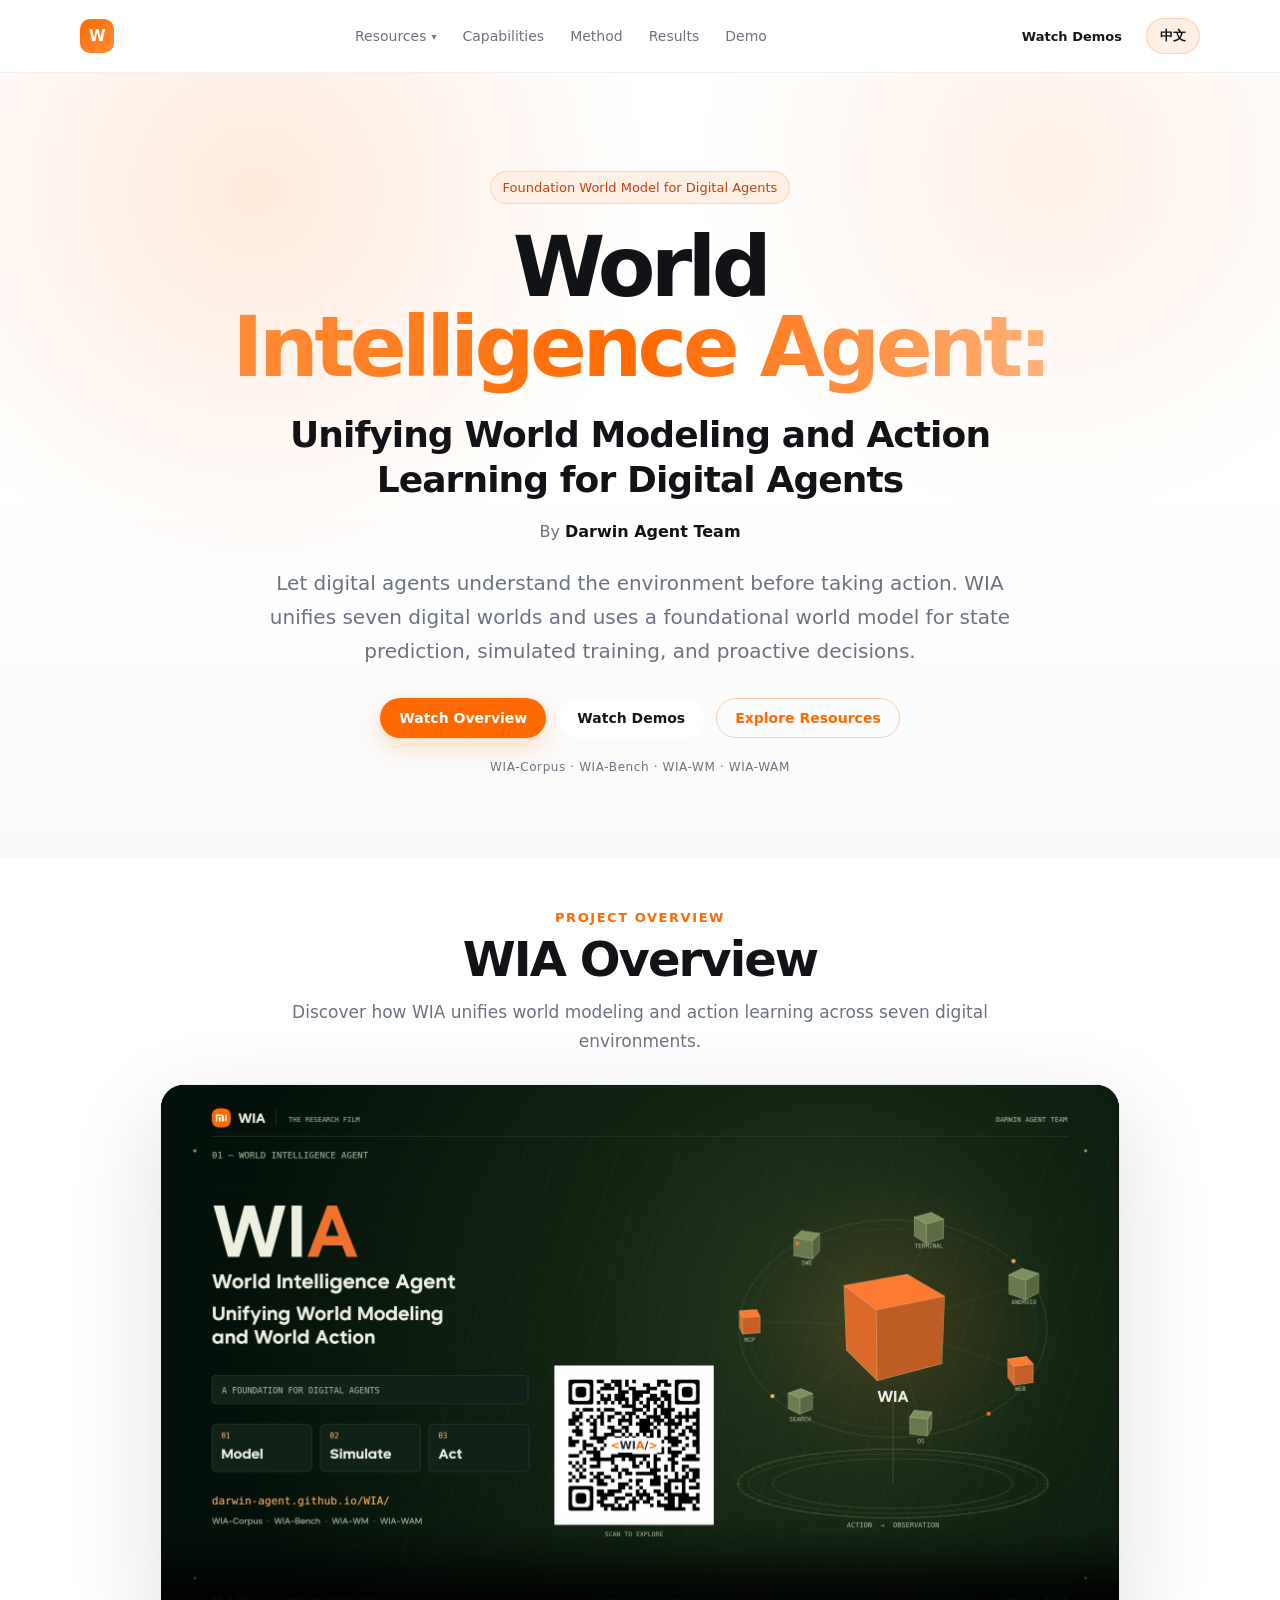
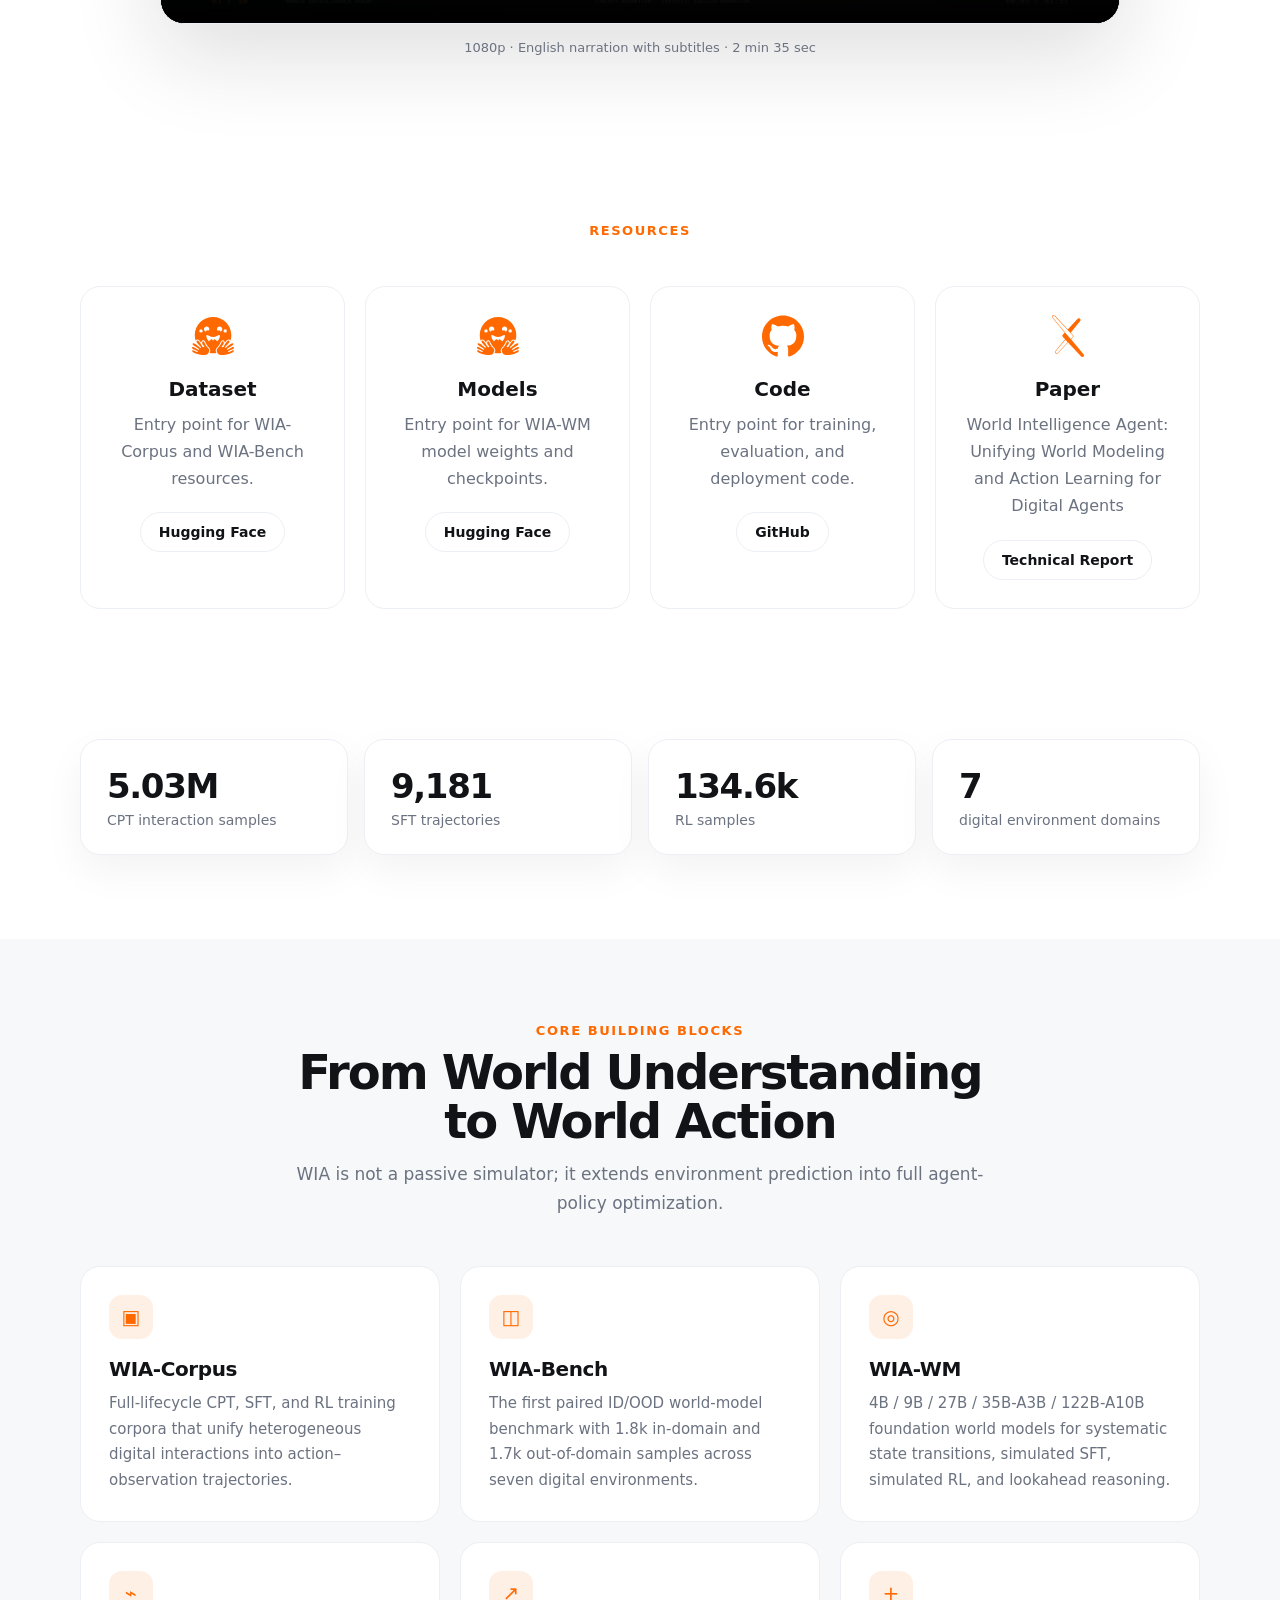
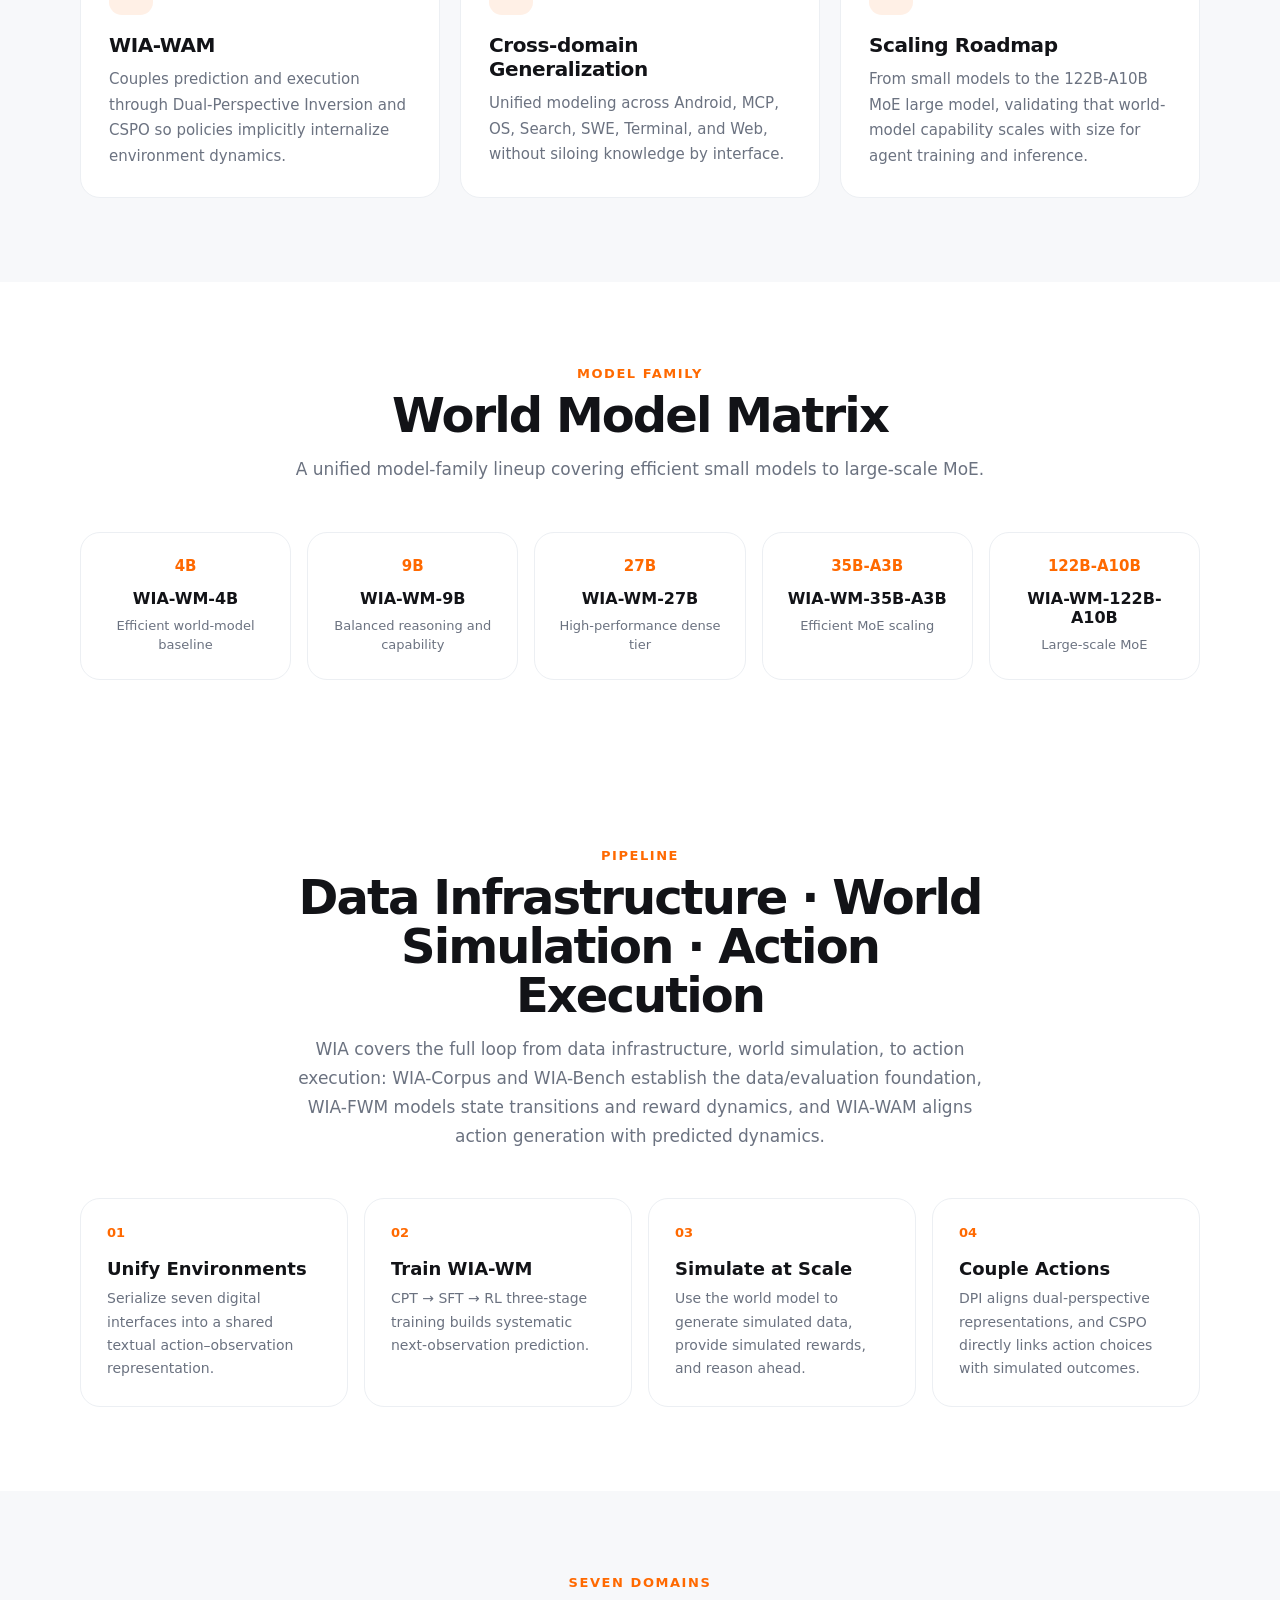
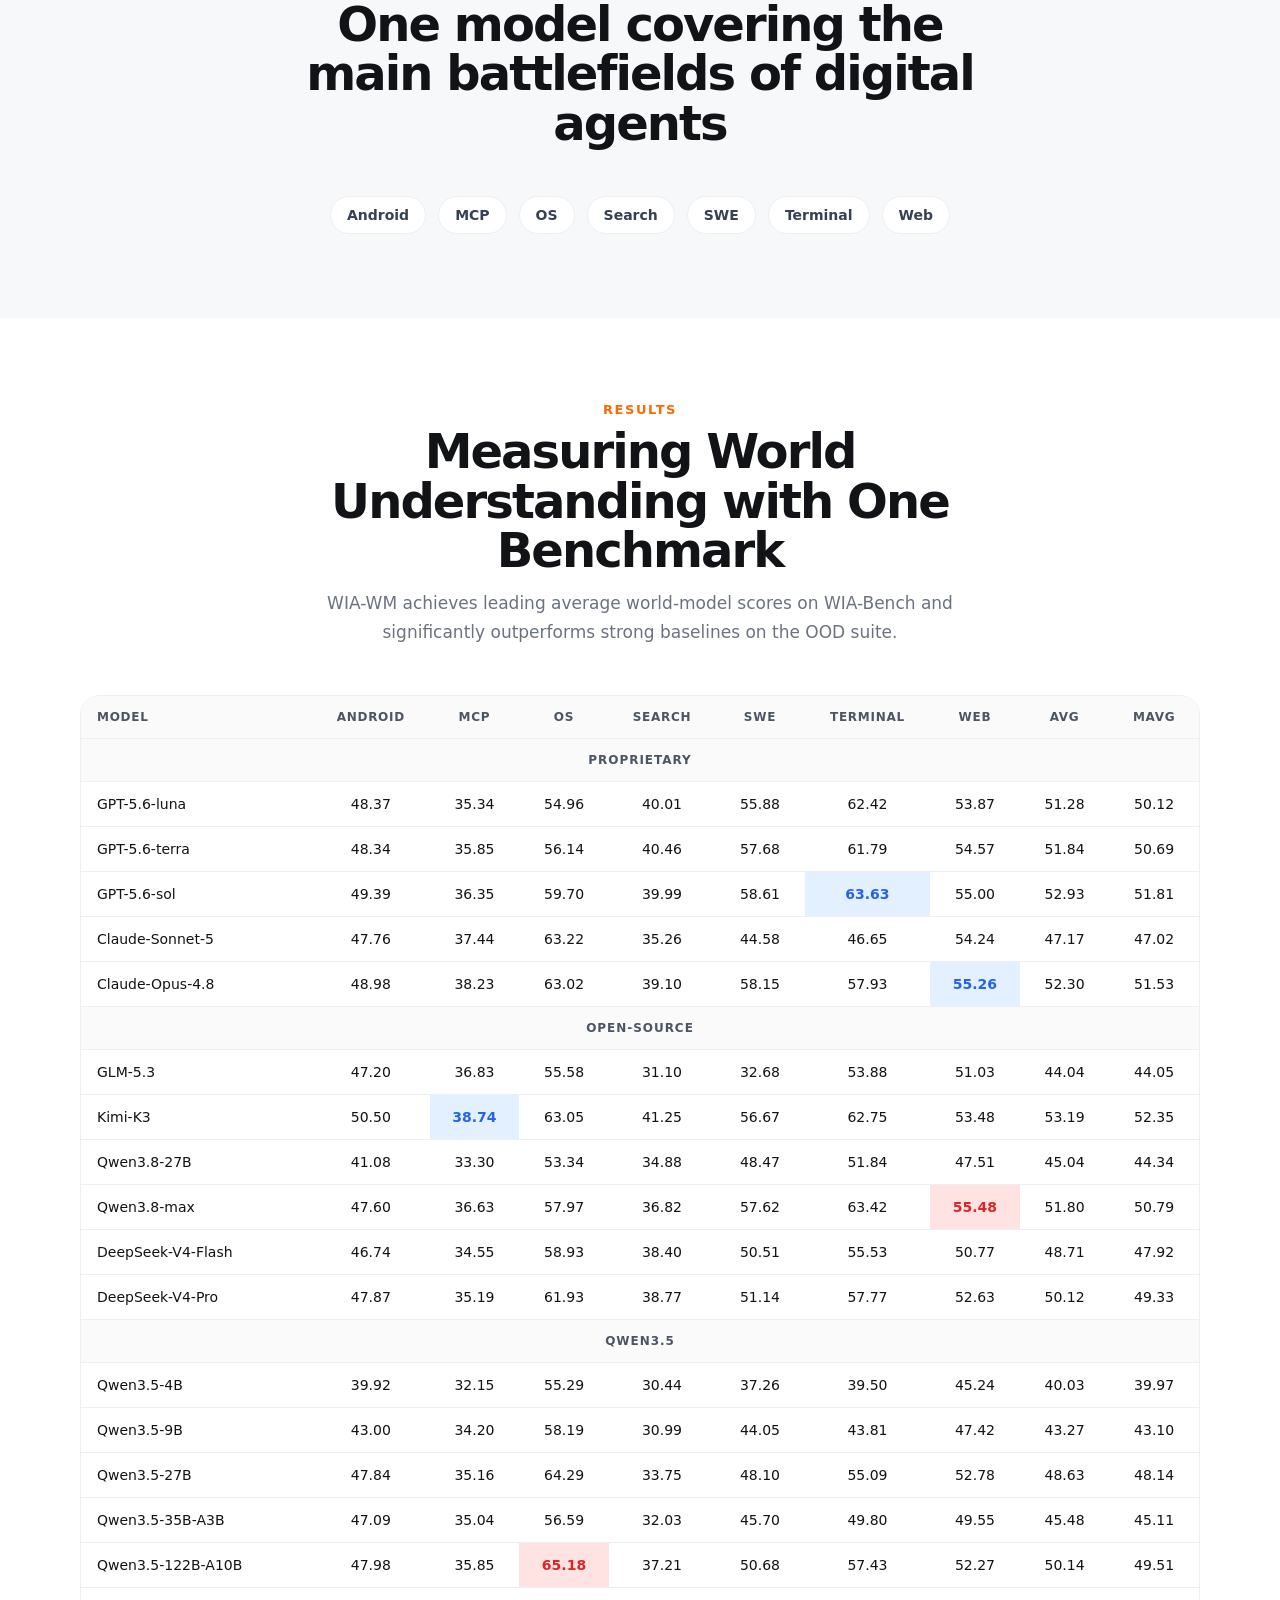
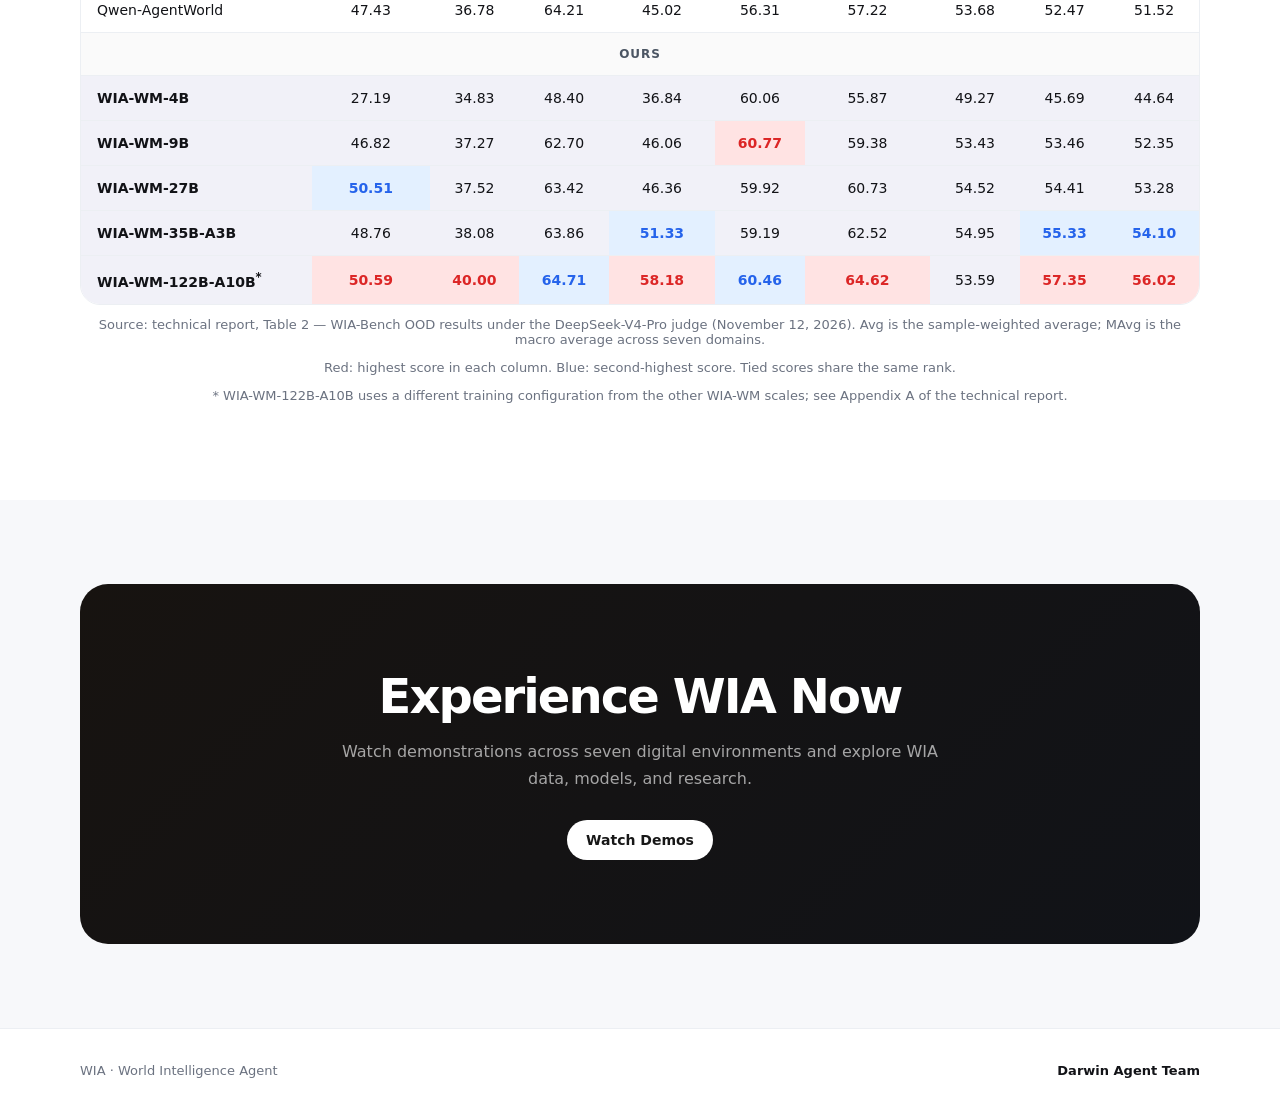
<file: index.html>
<!doctype html>
<html lang="en" data-i18n-title-key="index.title">
<head>
  <meta charset="utf-8" />
  <meta name="viewport" content="width=device-width, initial-scale=1" />
  <meta http-equiv="Content-Security-Policy" content="default-src 'self'; script-src 'self'; style-src 'self' 'unsafe-inline'; img-src 'self' data:; media-src 'self'; connect-src 'none'; object-src 'none'; base-uri 'self'; form-action 'none'" />
  <meta name="referrer" content="no-referrer" />
  <meta name="author" content="Darwin Agent Team" />
  <title>World Intelligence Agent: Unifying World Modeling and Action Learning for Digital Agents</title>
  <meta name="description" data-i18n-content="index.meta_description" content="World Intelligence Agent: Unifying World Modeling and Action Learning for Digital Agents. WIA unifies seven digital environments, connecting world modeling with action learning." />
  <link rel="stylesheet" href="styles.css" />
</head>
<body>
  <nav class="nav">
    <div class="wrap nav-inner">
      <a class="brand" href="index.html">
        <span class="brand-mark">W</span>
      </a>
      <div class="nav-links">
        <div class="nav-dropdown">
          <button class="nav-dropdown-trigger" type="button">Resources</button>
          <div class="nav-dropdown-menu">
            <a href="https://huggingface.co/collections/darwinagent/wia-datasets" target="_blank" rel="noopener noreferrer">Data</a>
            <a href="https://github.com/Darwin-Agent/WIA" target="_blank" rel="noopener noreferrer">Code</a>
            <a href="https://www.alphaxiv.org/abs/2611.world-intelligence-agent-world-modeling" target="_blank" rel="noopener noreferrer">Paper</a>
          </div>
        </div>
        <a href="#features">Capabilities</a>
        <a href="#method">Method</a>
        <a href="#results">Results</a>
        <a href="demos.html">Demo</a>
      </div>
      <div class="nav-actions">
        <a class="btn btn-light btn-sm" href="demos.html" data-i18n="nav.view_demos">Watch Demos</a>
        <button type="button" class="lang-switch btn btn-outline-light btn-sm" data-i18n-aria-label="common.switch_language">中文</button>
      </div>
    </div>
  </nav>

  <header class="hero">
    <div class="wrap hero-inner">
      <div class="eyebrow">Foundation World Model for Digital Agents</div>
      <h1 data-i18n-html="index.hero.title">World<br /> <span class="grad">Intelligence Agent:</span> <span class="hero-paper-subtitle">Unifying World Modeling and Action Learning for Digital Agents</span></h1>
      <p class="hero-authors"><span data-i18n="common.authored_by">By</span> <a class="team-link" href="https://github.com/Darwin-Agent" target="_blank" rel="noopener noreferrer" lang="en" data-i18n-skip>Darwin Agent Team</a></p>
      <p class="hero-subtitle">Let digital agents understand the environment before taking action. WIA unifies seven digital worlds and uses a foundational world model for state prediction, simulated training, and proactive decisions.</p>
      <div class="hero-actions">
        <a class="btn btn-primary" href="#overview" data-i18n="index.promo.watch">Watch Overview</a>
        <a class="btn btn-light" href="demos.html" data-i18n="nav.view_demos">Watch Demos</a>
        <a class="btn btn-outline-light" href="#resources" data-i18n="index.hero.explore">Explore Resources</a>
      </div>
      <div class="hero-note">WIA-Corpus · WIA-Bench · WIA-WM · WIA-WAM</div>
    </div>
  </header>

  <section class="section promo-section" id="overview" aria-labelledby="promoTitle">
    <div class="wrap promo-wrap">
      <div class="section-head">
        <div class="kicker" data-i18n="index.promo.kicker">Project Overview</div>
        <h2 id="promoTitle" data-i18n="index.promo.title">WIA Overview</h2>
        <p data-i18n="index.promo.desc">Discover how WIA unifies world modeling and action learning across seven digital environments.</p>
      </div>
      <div class="video-frame">
        <video id="promoVideo" controls playsinline preload="metadata" poster="demos/WIA_cover_1920x1080.png" aria-labelledby="promoTitle">
          <source src="demos/WIA_promo_1080p.mp4" type="video/mp4" />
          <p><span data-i18n="index.promo.fallback">Your browser does not support embedded video.</span> <a href="demos/WIA_promo_1080p.mp4" download data-i18n="index.promo.download">Download the overview video</a></p>
        </video>
      </div>
      <p class="promo-note" data-i18n="index.promo.note">1080p · English narration with subtitles · 2 min 35 sec</p>
    </div>
  </section>

<section class="section" id="resources">
    <div class="wrap">
      <div class="section-head">
        <div class="kicker">Resources</div>
      </div>
      <div class="resource-grid">
        <article class="resource-card">
          <svg class="resource-icon" viewBox="0 0 24 24" aria-hidden="true"><path fill="currentColor" d="M12.025 1.13c-5.77 0-10.449 4.647-10.449 10.378 0 1.112.178 2.181.503 3.185.064-.222.203-.444.416-.577a.96.96 0 0 1 .524-.15c.293 0 .584.124.84.284.278.173.48.408.71.694.226.282.458.611.684.951v-.014c.017-.324.106-.622.264-.874s.403-.487.762-.543c.3-.047.596.06.787.203s.31.313.4.467c.15.257.212.468.233.542.01.026.653 1.552 1.657 2.54.616.605 1.01 1.223 1.082 1.912.055.537-.096 1.059-.38 1.572.637.121 1.294.187 1.967.187.657 0 1.298-.063 1.921-.178-.287-.517-.44-1.041-.384-1.581.07-.69.465-1.307 1.081-1.913 1.004-.987 1.647-2.513 1.657-2.539.021-.074.083-.285.233-.542.09-.154.208-.323.4-.467a1.08 1.08 0 0 1 .787-.203c.359.056.604.29.762.543s.247.55.265.874v.015c.225-.34.457-.67.683-.952.23-.286.432-.52.71-.694.257-.16.547-.284.84-.285a.97.97 0 0 1 .524.151c.228.143.373.388.43.625l.006.04a10.3 10.3 0 0 0 .534-3.273c0-5.731-4.678-10.378-10.449-10.378M8.327 6.583a1.5 1.5 0 0 1 .713.174 1.487 1.487 0 0 1 .617 2.013c-.183.343-.762-.214-1.102-.094-.38.134-.532.914-.917.71a1.487 1.487 0 0 1 .69-2.803m7.486 0a1.487 1.487 0 0 1 .689 2.803c-.385.204-.536-.576-.916-.71-.34-.12-.92.437-1.103.094a1.487 1.487 0 0 1 .617-2.013 1.5 1.5 0 0 1 .713-.174m-10.68 1.55a.96.96 0 1 1 0 1.921.96.96 0 0 1 0-1.92m13.838 0a.96.96 0 1 1 0 1.92.96.96 0 0 1 0-1.92M8.489 11.458c.588.01 1.965 1.157 3.572 1.164 1.607-.007 2.984-1.155 3.572-1.164.196-.003.305.12.305.454 0 .886-.424 2.328-1.563 3.202-.22-.756-1.396-1.366-1.63-1.32q-.011.001-.02.006l-.044.026-.01.008-.03.024q-.018.017-.035.036l-.032.04a1 1 0 0 0-.058.09l-.014.025q-.049.088-.11.19a1 1 0 0 1-.083.116 1.2 1.2 0 0 1-.173.18q-.035.029-.075.058a1.3 1.3 0 0 1-.251-.243 1 1 0 0 1-.076-.107c-.124-.193-.177-.363-.337-.444-.034-.016-.104-.008-.2.022q-.094.03-.216.087-.06.028-.125.063l-.13.074q-.067.04-.136.086a3 3 0 0 0-.135.096 3 3 0 0 0-.26.219 2 2 0 0 0-.12.121 2 2 0 0 0-.106.128l-.002.002a2 2 0 0 0-.09.132l-.001.001a1.2 1.2 0 0 0-.105.212q-.013.036-.024.073c-1.139-.875-1.563-2.317-1.563-3.203 0-.334.109-.457.305-.454m.836 10.354c.824-1.19.766-2.082-.365-3.194-1.13-1.112-1.789-2.738-1.789-2.738s-.246-.945-.806-.858-.97 1.499.202 2.362c1.173.864-.233 1.45-.685.64-.45-.812-1.683-2.896-2.322-3.295s-1.089-.175-.938.647 2.822 2.813 2.562 3.244-1.176-.506-1.176-.506-2.866-2.567-3.49-1.898.473 1.23 2.037 2.16c1.564.932 1.686 1.178 1.464 1.53s-3.675-2.511-4-1.297c-.323 1.214 3.524 1.567 3.287 2.405-.238.839-2.71-1.587-3.216-.642-.506.946 3.49 2.056 3.522 2.064 1.29.33 4.568 1.028 5.713-.624m5.349 0c-.824-1.19-.766-2.082.365-3.194 1.13-1.112 1.789-2.738 1.789-2.738s.246-.945.806-.858.97 1.499-.202 2.362c-1.173.864.233 1.45.685.64.451-.812 1.683-2.896 2.322-3.295s1.089-.175.938.647-2.822 2.813-2.562 3.244 1.176-.506 1.176-.506 2.866-2.567 3.49-1.898-.473 1.23-2.037 2.16c-1.564.932-1.686 1.178-1.464 1.53s3.675-2.511 4-1.297c.323 1.214-3.524 1.567-3.287 2.405.238.839 2.71-1.587 3.216-.642.506.946-3.49 2.056-3.522 2.064-1.29.33-4.568 1.028-5.713-.624"/></svg>
          <h3>Dataset</h3>
          <p>Entry point for WIA-Corpus and WIA-Bench resources.</p>
          <a class="btn btn-ghost" href="https://huggingface.co/collections/darwinagent/wia-datasets" target="_blank" rel="noopener noreferrer">Hugging Face</a>
        </article>
        <article class="resource-card">
          <svg class="resource-icon" viewBox="0 0 24 24" aria-hidden="true"><path fill="currentColor" d="M12.025 1.13c-5.77 0-10.449 4.647-10.449 10.378 0 1.112.178 2.181.503 3.185.064-.222.203-.444.416-.577a.96.96 0 0 1 .524-.15c.293 0 .584.124.84.284.278.173.48.408.71.694.226.282.458.611.684.951v-.014c.017-.324.106-.622.264-.874s.403-.487.762-.543c.3-.047.596.06.787.203s.31.313.4.467c.15.257.212.468.233.542.01.026.653 1.552 1.657 2.54.616.605 1.01 1.223 1.082 1.912.055.537-.096 1.059-.38 1.572.637.121 1.294.187 1.967.187.657 0 1.298-.063 1.921-.178-.287-.517-.44-1.041-.384-1.581.07-.69.465-1.307 1.081-1.913 1.004-.987 1.647-2.513 1.657-2.539.021-.074.083-.285.233-.542.09-.154.208-.323.4-.467a1.08 1.08 0 0 1 .787-.203c.359.056.604.29.762.543s.247.55.265.874v.015c.225-.34.457-.67.683-.952.23-.286.432-.52.71-.694.257-.16.547-.284.84-.285a.97.97 0 0 1 .524.151c.228.143.373.388.43.625l.006.04a10.3 10.3 0 0 0 .534-3.273c0-5.731-4.678-10.378-10.449-10.378M8.327 6.583a1.5 1.5 0 0 1 .713.174 1.487 1.487 0 0 1 .617 2.013c-.183.343-.762-.214-1.102-.094-.38.134-.532.914-.917.71a1.487 1.487 0 0 1 .69-2.803m7.486 0a1.487 1.487 0 0 1 .689 2.803c-.385.204-.536-.576-.916-.71-.34-.12-.92.437-1.103.094a1.487 1.487 0 0 1 .617-2.013 1.5 1.5 0 0 1 .713-.174m-10.68 1.55a.96.96 0 1 1 0 1.921.96.96 0 0 1 0-1.92m13.838 0a.96.96 0 1 1 0 1.92.96.96 0 0 1 0-1.92M8.489 11.458c.588.01 1.965 1.157 3.572 1.164 1.607-.007 2.984-1.155 3.572-1.164.196-.003.305.12.305.454 0 .886-.424 2.328-1.563 3.202-.22-.756-1.396-1.366-1.63-1.32q-.011.001-.02.006l-.044.026-.01.008-.03.024q-.018.017-.035.036l-.032.04a1 1 0 0 0-.058.09l-.014.025q-.049.088-.11.19a1 1 0 0 1-.083.116 1.2 1.2 0 0 1-.173.18q-.035.029-.075.058a1.3 1.3 0 0 1-.251-.243 1 1 0 0 1-.076-.107c-.124-.193-.177-.363-.337-.444-.034-.016-.104-.008-.2.022q-.094.03-.216.087-.06.028-.125.063l-.13.074q-.067.04-.136.086a3 3 0 0 0-.135.096 3 3 0 0 0-.26.219 2 2 0 0 0-.12.121 2 2 0 0 0-.106.128l-.002.002a2 2 0 0 0-.09.132l-.001.001a1.2 1.2 0 0 0-.105.212q-.013.036-.024.073c-1.139-.875-1.563-2.317-1.563-3.203 0-.334.109-.457.305-.454m.836 10.354c.824-1.19.766-2.082-.365-3.194-1.13-1.112-1.789-2.738-1.789-2.738s-.246-.945-.806-.858-.97 1.499.202 2.362c1.173.864-.233 1.45-.685.64-.45-.812-1.683-2.896-2.322-3.295s-1.089-.175-.938.647 2.822 2.813 2.562 3.244-1.176-.506-1.176-.506-2.866-2.567-3.49-1.898.473 1.23 2.037 2.16c1.564.932 1.686 1.178 1.464 1.53s-3.675-2.511-4-1.297c-.323 1.214 3.524 1.567 3.287 2.405-.238.839-2.71-1.587-3.216-.642-.506.946 3.49 2.056 3.522 2.064 1.29.33 4.568 1.028 5.713-.624m5.349 0c-.824-1.19-.766-2.082.365-3.194 1.13-1.112 1.789-2.738 1.789-2.738s.246-.945.806-.858.97 1.499-.202 2.362c-1.173.864.233 1.45.685.64.451-.812 1.683-2.896 2.322-3.295s1.089-.175.938.647-2.822 2.813-2.562 3.244 1.176-.506 1.176-.506 2.866-2.567 3.49-1.898-.473 1.23-2.037 2.16c-1.564.932-1.686 1.178-1.464 1.53s3.675-2.511 4-1.297c.323 1.214-3.524 1.567-3.287 2.405.238.839 2.71-1.587 3.216-.642.506.946-3.49 2.056-3.522 2.064-1.29.33-4.568 1.028-5.713-.624"/></svg>
          <h3 data-i18n="index.resources.model.title">Models</h3>
          <p data-i18n="index.resources.model.desc">Entry point for WIA-WM model weights and checkpoints.</p>
          <a class="btn btn-ghost" href="https://huggingface.co/collections/darwinagent/wia-models" target="_blank" rel="noopener noreferrer">Hugging Face</a>
        </article>
        <article class="resource-card">
          <svg class="resource-icon" viewBox="0 0 24 24" aria-hidden="true"><path fill="currentColor" d="M12 .297c-6.63 0-12 5.373-12 12 0 5.303 3.438 9.8 8.205 11.385.6.113.82-.258.82-.577 0-.285-.01-1.04-.015-2.04-3.338.724-4.042-1.61-4.042-1.61C4.422 18.07 3.633 17.7 3.633 17.7c-1.087-.744.084-.729.084-.729 1.205.084 1.838 1.236 1.838 1.236 1.07 1.835 2.809 1.305 3.495.998.108-.776.417-1.305.76-1.605-2.665-.3-5.466-1.332-5.466-5.93 0-1.31.465-2.38 1.235-3.22-.135-.303-.54-1.523.105-3.176 0 0 1.005-.322 3.3 1.23.96-.267 1.98-.399 3-.405 1.02.006 2.04.138 3 .405 2.28-1.552 3.285-1.23 3.285-1.23.645 1.653.24 2.873.12 3.176.765.84 1.23 1.91 1.23 3.22 0 4.61-2.805 5.625-5.475 5.92.42.36.81 1.096.81 2.22 0 1.606-.015 2.896-.015 3.286 0 .315.21.69.825.57C20.565 22.092 24 17.592 24 12.297c0-6.627-5.373-12-12-12"/></svg>
          <h3>Code</h3>
          <p>Entry point for training, evaluation, and deployment code.</p>
          <a class="btn btn-ghost" href="https://github.com/Darwin-Agent/WIA" target="_blank" rel="noopener noreferrer">GitHub</a>
        </article>
        <article class="resource-card">
          <svg class="resource-icon" viewBox="0 0 24 24" aria-hidden="true"><path fill="currentColor" d="M3.8423 0a1.0037 1.0037 0 0 0-.922.6078c-.1536.3687-.0438.6275.2938 1.1113l6.9185 8.3597-1.0223 1.1058a1.0393 1.0393 0 0 0 .003 1.4229l1.2292 1.3135-5.4391 6.4444c-.2803.299-.4538.823-.2971 1.1986a1.0253 1.0253 0 0 0 .9585.635.9133.9133 0 0 0 .6891-.3405l5.783-6.126 7.4902 8.0051a.8527.8527 0 0 0 .6835.2597.9575.9575 0 0 0 .8777-.6138c.1577-.377-.017-.7502-.306-1.1407l-7.0518-8.3418 1.0632-1.13a.9626.9626 0 0 0 .0089-1.3165L4.6336.4639s-.3733-.4535-.768-.463zm0 .272h.0166c.2179.0052.4874.2715.5644.3639l.005.006.0052.0055 10.169 10.9905a.6915.6915 0 0 1-.0072.945l-1.0666 1.133-1.4982-1.7724-8.5994-10.39c-.3286-.472-.352-.6183-.2592-.841a.7307.7307 0 0 1 .6704-.4401Zm14.341 1.5701a.877.877 0 0 0-.6554.2418l-5.6962 6.1584 1.6944 1.8319 5.3089-6.5138c.3251-.4335.479-.6603.3247-1.0292a1.1205 1.1205 0 0 0-.9763-.689zm-7.6557 12.2823 1.3186 1.4135-5.7864 6.1295a.6494.6494 0 0 1-.4959.26.7516.7516 0 0 1-.706-.4669c-.1119-.2682.0359-.6864.2442-.9083l.0051-.0055.0047-.0055z"/></svg>
          <h3>Paper</h3>
          <p lang="en" data-i18n="index.resources.paper.desc">World Intelligence Agent: Unifying World Modeling and Action Learning for Digital Agents</p>
          <a class="btn btn-ghost" href="https://www.alphaxiv.org/abs/2611.world-intelligence-agent-world-modeling" target="_blank" rel="noopener noreferrer" data-i18n="index.resources.paper.link">Technical Report</a>
        </article>
      </div>
    </div>
  </section>

  <section class="section" style="padding-top: 46px;">
    <div class="wrap stats-grid">
      <div class="stat-card"><div class="stat-value">5.03M</div><div class="stat-label">CPT interaction samples</div></div>
      <div class="stat-card"><div class="stat-value">9,181</div><div class="stat-label">SFT trajectories</div></div>
      <div class="stat-card"><div class="stat-value">134.6k</div><div class="stat-label">RL samples</div></div>
      <div class="stat-card"><div class="stat-value">7</div><div class="stat-label">digital environment domains</div></div>
    </div>
  </section>

  <section class="section soft" id="features">
    <div class="wrap">
      <div class="section-head">
        <div class="kicker">Core Building Blocks</div>
        <h2>From World Understanding to World Action</h2>
        <p>WIA is not a passive simulator; it extends environment prediction into full agent-policy optimization.</p>
      </div>
      <div class="grid grid-3">
        <article class="card">
          <div class="card-icon">▣</div>
          <h3>WIA-Corpus</h3>
          <p>Full-lifecycle CPT, SFT, and RL training corpora that unify heterogeneous digital interactions into action–observation trajectories.</p>
        </article>
        <article class="card">
          <div class="card-icon">◫</div>
          <h3>WIA-Bench</h3>
          <p>The first paired ID/OOD world-model benchmark with 1.8k in-domain and 1.7k out-of-domain samples across seven digital environments.</p>
        </article>
        <article class="card">
          <div class="card-icon">◎</div>
          <h3>WIA-WM</h3>
          <p>4B / 9B / 27B / 35B-A3B / 122B-A10B foundation world models for systematic state transitions, simulated SFT, simulated RL, and lookahead reasoning.</p>
        </article>
        <article class="card">
          <div class="card-icon">⌁</div>
          <h3>WIA-WAM</h3>
          <p>Couples prediction and execution through Dual-Perspective Inversion and CSPO so policies implicitly internalize environment dynamics.</p>
        </article>
        <article class="card">
          <div class="card-icon">↗</div>
          <h3>Cross-domain Generalization</h3>
          <p>Unified modeling across Android, MCP, OS, Search, SWE, Terminal, and Web, without siloing knowledge by interface.</p>
        </article>
        <article class="card">
          <div class="card-icon">+</div>
          <h3>Scaling Roadmap</h3>
          <p>From small models to the 122B-A10B MoE large model, validating that world-model capability scales with size for agent training and inference.</p>
        </article>
      </div>
    </div>
  </section>

  <section class="section" id="model-matrix">
    <div class="wrap">
      <div class="section-head">
        <div class="kicker">Model Family</div>
        <h2>World Model Matrix</h2>
        <p>A unified model-family lineup covering efficient small models to large-scale MoE.</p>
      </div>
      <div class="model-matrix">
        <article class="matrix-card"><div class="matrix-scale">4B</div><h3>WIA-WM-4B</h3><p>Efficient world-model baseline</p></article>
        <article class="matrix-card"><div class="matrix-scale">9B</div><h3>WIA-WM-9B</h3><p>Balanced reasoning and capability</p></article>
        <article class="matrix-card"><div class="matrix-scale">27B</div><h3>WIA-WM-27B</h3><p>High-performance dense tier</p></article>
        <article class="matrix-card"><div class="matrix-scale">35B-A3B</div><h3>WIA-WM-35B-A3B</h3><p>Efficient MoE scaling</p></article>
        <article class="matrix-card"><div class="matrix-scale">122B-A10B</div><h3>WIA-WM-122B-A10B</h3><p>Large-scale MoE</p></article>
      </div>
    </div>
  </section>

  <section class="section" id="method">
    <div class="wrap">
      <div class="section-head">
        <div class="kicker">Pipeline</div>
        <h2>Data Infrastructure · World Simulation · Action Execution</h2>
        <p>WIA covers the full loop from data infrastructure, world simulation, to action execution: WIA-Corpus and WIA-Bench establish the data/evaluation foundation, WIA-FWM models state transitions and reward dynamics, and WIA-WAM aligns action generation with predicted dynamics.</p>
      </div>
      <div class="steps">
        <div class="step"><h3>Unify Environments</h3><p>Serialize seven digital interfaces into a shared textual action–observation representation.</p></div>
        <div class="step"><h3>Train WIA-WM</h3><p>CPT → SFT → RL three-stage training builds systematic next-observation prediction.</p></div>
        <div class="step"><h3>Simulate at Scale</h3><p>Use the world model to generate simulated data, provide simulated rewards, and reason ahead.</p></div>
        <div class="step"><h3>Couple Actions</h3><p>DPI aligns dual-perspective representations, and CSPO directly links action choices with simulated outcomes.</p></div>
      </div>
    </div>
  </section>

  <section class="section soft" id="domains">
    <div class="wrap">
      <div class="section-head">
        <div class="kicker">Seven Domains</div>
        <h2>One model covering the main battlefields of digital agents</h2>
      </div>
      <div class="chips">
        <span class="chip">Android</span><span class="chip">MCP</span><span class="chip">OS</span><span class="chip">Search</span><span class="chip">SWE</span><span class="chip">Terminal</span><span class="chip">Web</span>
      </div>
    </div>
  </section>

  <section class="section" id="results">
    <div class="wrap">
      <div class="section-head">
        <div class="kicker">Results</div>
        <h2>Measuring World Understanding with One Benchmark</h2>
        <p>WIA-WM achieves leading average world-model scores on WIA-Bench and significantly outperforms strong baselines on the OOD suite.</p>
      </div>
      <div class="table-card">
        <table class="result-table">
          <thead>
            <tr><th>Model</th><th>Android</th><th>MCP</th><th>OS</th><th>Search</th><th>SWE</th><th>Terminal</th><th>Web</th><th>Avg</th><th>MAvg</th></tr>
          </thead>
          <tbody>
            <tr class="group"><td colspan="10">Proprietary</td></tr>
            <tr><td>GPT-5.6-luna</td><td>48.37</td><td>35.34</td><td>54.96</td><td>40.01</td><td>55.88</td><td>62.42</td><td>53.87</td><td>51.28</td><td>50.12</td></tr>
            <tr><td>GPT-5.6-terra</td><td>48.34</td><td>35.85</td><td>56.14</td><td>40.46</td><td>57.68</td><td>61.79</td><td>54.57</td><td>51.84</td><td>50.69</td></tr>
            <tr><td>GPT-5.6-sol</td><td>49.39</td><td>36.35</td><td>59.70</td><td>39.99</td><td>58.61</td><td class="second">63.63</td><td>55.00</td><td>52.93</td><td>51.81</td></tr>
            <tr><td>Claude-Sonnet-5</td><td>47.76</td><td>37.44</td><td>63.22</td><td>35.26</td><td>44.58</td><td>46.65</td><td>54.24</td><td>47.17</td><td>47.02</td></tr>
            <tr><td>Claude-Opus-4.8</td><td>48.98</td><td>38.23</td><td>63.02</td><td>39.10</td><td>58.15</td><td>57.93</td><td class="second">55.26</td><td>52.30</td><td>51.53</td></tr>
            <tr class="group"><td colspan="10">Open-source</td></tr>
            <tr><td>GLM-5.3</td><td>47.20</td><td>36.83</td><td>55.58</td><td>31.10</td><td>32.68</td><td>53.88</td><td>51.03</td><td>44.04</td><td>44.05</td></tr>
            <tr><td>Kimi-K3</td><td>50.50</td><td class="second">38.74</td><td>63.05</td><td>41.25</td><td>56.67</td><td>62.75</td><td>53.48</td><td>53.19</td><td>52.35</td></tr>
            <tr><td>Qwen3.8-27B</td><td>41.08</td><td>33.30</td><td>53.34</td><td>34.88</td><td>48.47</td><td>51.84</td><td>47.51</td><td>45.04</td><td>44.34</td></tr>
            <tr><td>Qwen3.8-max</td><td>47.60</td><td>36.63</td><td>57.97</td><td>36.82</td><td>57.62</td><td>63.42</td><td class="best">55.48</td><td>51.80</td><td>50.79</td></tr>
            <tr><td>DeepSeek-V4-Flash</td><td>46.74</td><td>34.55</td><td>58.93</td><td>38.40</td><td>50.51</td><td>55.53</td><td>50.77</td><td>48.71</td><td>47.92</td></tr>
            <tr><td>DeepSeek-V4-Pro</td><td>47.87</td><td>35.19</td><td>61.93</td><td>38.77</td><td>51.14</td><td>57.77</td><td>52.63</td><td>50.12</td><td>49.33</td></tr>
            <tr class="group"><td colspan="10">Qwen3.5</td></tr>
            <tr><td>Qwen3.5-4B</td><td>39.92</td><td>32.15</td><td>55.29</td><td>30.44</td><td>37.26</td><td>39.50</td><td>45.24</td><td>40.03</td><td>39.97</td></tr>
            <tr><td>Qwen3.5-9B</td><td>43.00</td><td>34.20</td><td>58.19</td><td>30.99</td><td>44.05</td><td>43.81</td><td>47.42</td><td>43.27</td><td>43.10</td></tr>
            <tr><td>Qwen3.5-27B</td><td>47.84</td><td>35.16</td><td>64.29</td><td>33.75</td><td>48.10</td><td>55.09</td><td>52.78</td><td>48.63</td><td>48.14</td></tr>
            <tr><td>Qwen3.5-35B-A3B</td><td>47.09</td><td>35.04</td><td>56.59</td><td>32.03</td><td>45.70</td><td>49.80</td><td>49.55</td><td>45.48</td><td>45.11</td></tr>
            <tr><td>Qwen3.5-122B-A10B</td><td>47.98</td><td>35.85</td><td class="best">65.18</td><td>37.21</td><td>50.68</td><td>57.43</td><td>52.27</td><td>50.14</td><td>49.51</td></tr>
            <tr><td>Qwen-AgentWorld</td><td>47.43</td><td>36.78</td><td>64.21</td><td>45.02</td><td>56.31</td><td>57.22</td><td>53.68</td><td>52.47</td><td>51.52</td></tr>
            <tr class="group"><td colspan="10">Ours</td></tr>
            <tr class="ours"><td class="model-name">WIA-WM-4B</td><td>27.19</td><td>34.83</td><td>48.40</td><td>36.84</td><td>60.06</td><td>55.87</td><td>49.27</td><td>45.69</td><td>44.64</td></tr>
            <tr class="ours"><td class="model-name">WIA-WM-9B</td><td>46.82</td><td>37.27</td><td>62.70</td><td>46.06</td><td class="best">60.77</td><td>59.38</td><td>53.43</td><td>53.46</td><td>52.35</td></tr>
            <tr class="ours"><td class="model-name">WIA-WM-27B</td><td class="second">50.51</td><td>37.52</td><td>63.42</td><td>46.36</td><td>59.92</td><td>60.73</td><td>54.52</td><td>54.41</td><td>53.28</td></tr>
            <tr class="ours"><td class="model-name">WIA-WM-35B-A3B</td><td>48.76</td><td>38.08</td><td>63.86</td><td class="second">51.33</td><td>59.19</td><td>62.52</td><td>54.95</td><td class="second">55.33</td><td class="second">54.10</td></tr>
            <tr class="ours"><td class="model-name">WIA-WM-122B-A10B<sup>*</sup></td><td class="best">50.59</td><td class="best">40.00</td><td class="second">64.71</td><td class="best">58.18</td><td class="second">60.46</td><td class="best">64.62</td><td>53.59</td><td class="best">57.35</td><td class="best">56.02</td></tr>
          </tbody>
        </table>
      </div>
      <p class="table-note"><a href="https://huggingface.co/spaces/darwinagent/WIA-Technical-Report/resolve/main/Tech_Report__WAM.pdf#page=17" target="_blank" rel="noopener noreferrer" data-i18n="index.results.source">Source: technical report, Table 2 — WIA-Bench OOD results under the DeepSeek-V4-Pro judge (November 12, 2026). Avg is the sample-weighted average; MAvg is the macro average across seven domains.</a></p>
      <p class="table-note" data-i18n="index.results.note">Red: highest score in each column. Blue: second-highest score. Tied scores share the same rank.</p>
      <p class="table-note" data-i18n="index.results.configuration">* WIA-WM-122B-A10B uses a different training configuration from the other WIA-WM scales; see Appendix A of the technical report.</p>
    </div>
  </section>

  

  <section class="section soft">
    <div class="wrap">
      <div class="cta">
        <h2>Experience WIA Now</h2>
        <p data-i18n="index.cta.desc">Watch demonstrations across seven digital environments and explore WIA data, models, and research.</p>
        <a class="btn btn-light" href="demos.html" data-i18n="nav.view_demos">Watch Demos</a>
      </div>
    </div>
  </section>

  <footer class="footer">
    <div class="wrap footer-inner">
      <span>WIA · World Intelligence Agent</span>
      <a class="team-link" href="https://github.com/Darwin-Agent" target="_blank" rel="noopener noreferrer" lang="en" data-i18n-skip>Darwin Agent Team</a>
    </div>
  </footer>
<script src="i18n.js"></script>
</body>
</html>
</file>
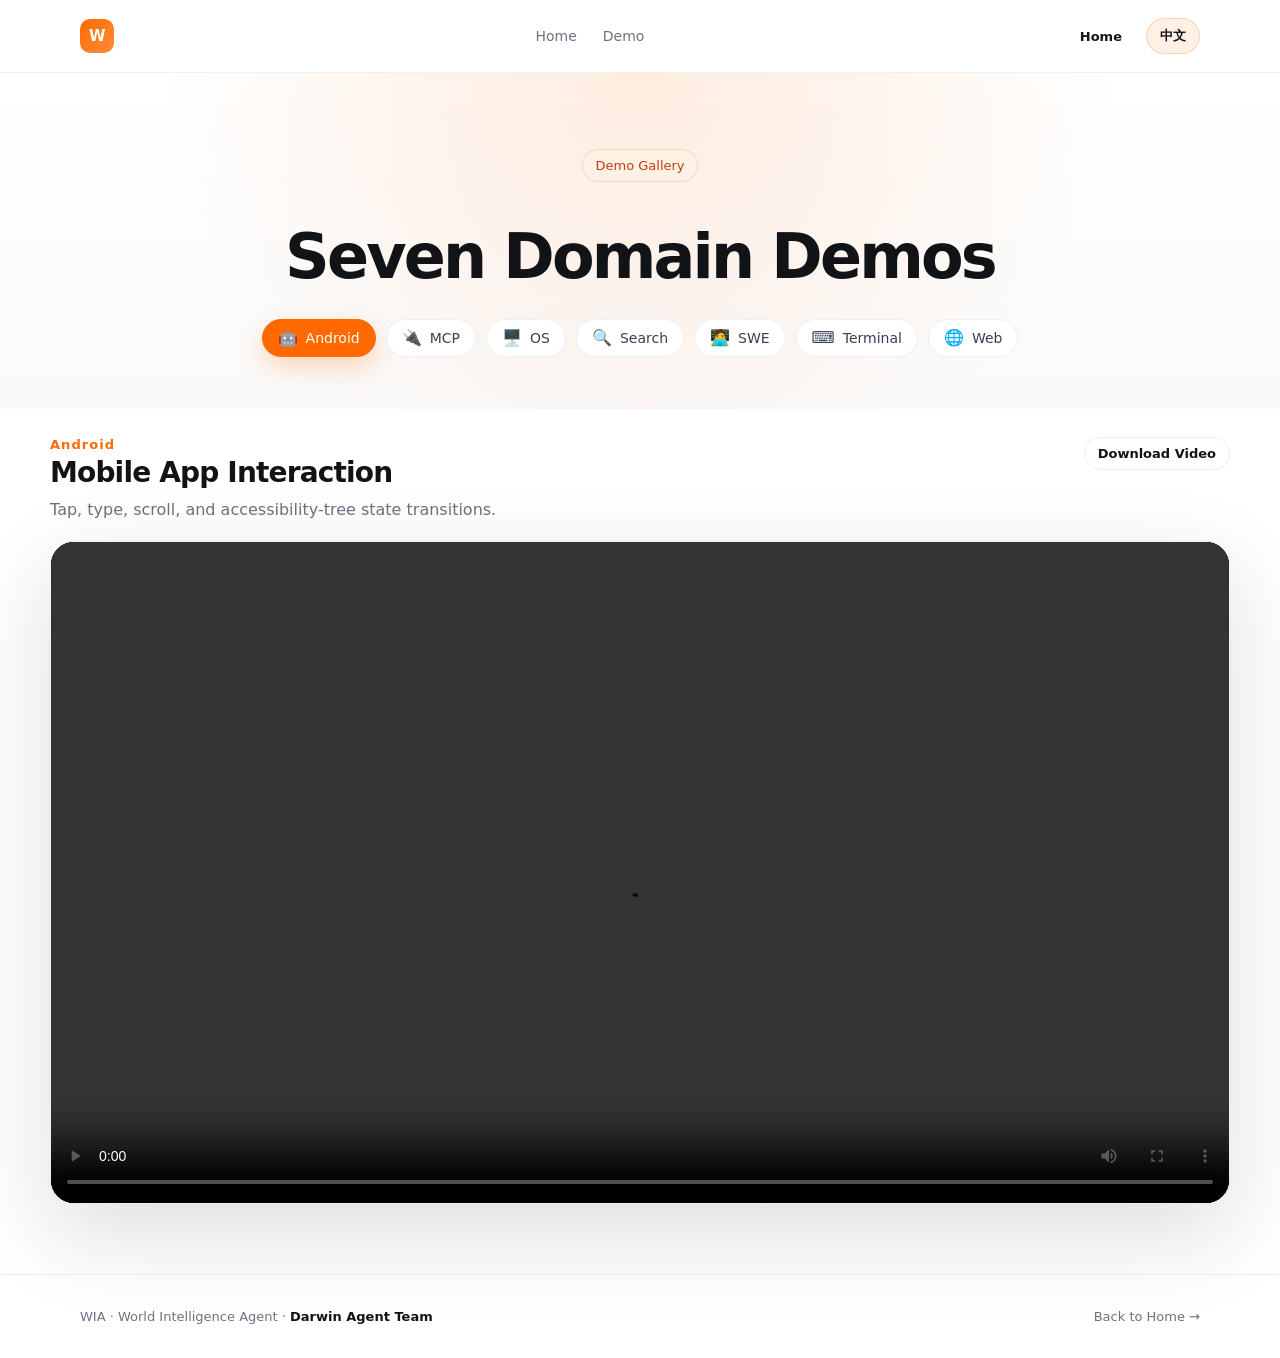
<file: demos.html>
<!doctype html>
<html lang="en" data-i18n-title-key="demos.title">
<head>
  <meta charset="utf-8" />
  <meta name="viewport" content="width=device-width, initial-scale=1" />
  <meta http-equiv="Content-Security-Policy" content="default-src 'self'; script-src 'self'; style-src 'self' 'unsafe-inline'; img-src 'self' data:; media-src 'self'; connect-src 'none'; object-src 'none'; base-uri 'self'; form-action 'none'" />
  <meta name="referrer" content="no-referrer" />
  <meta name="author" content="Darwin Agent Team" />
  <title>Demo · WIA</title>
  <link rel="stylesheet" href="styles.css" />
</head>
<body>
  <nav class="nav">
    <div class="wrap nav-inner">
      <a class="brand" href="index.html"><span class="brand-mark">W</span></a>
      <div class="nav-links">
        <a href="index.html">Home</a>
        <a href="demos.html" data-i18n="nav.demos">Demo</a>
      </div>
      <div class="nav-actions">
        <a class="btn btn-light btn-sm" href="index.html" data-i18n="nav.home">Home</a>
        <button type="button" class="lang-switch btn btn-outline-light btn-sm" data-i18n-aria-label="common.switch_language">中文</button>
      </div>
    </div>
  </nav>

  <header class="page-hero">
    <div class="wrap">
      <div class="eyebrow" data-i18n="demos.eyebrow">Demo Gallery</div>
      <h1 data-i18n="demos.heading">Seven Domain Demos</h1>
      <div class="domain-tabs" id="domainTabs" role="group" data-i18n-aria-label="demos.domain_aria" aria-label="Domain selection">
        <button class="domain-tab active" type="button" data-domain="android"><span class="domain-icon">🤖</span><span>Android</span></button>
        <button class="domain-tab" type="button" data-domain="mcp"><span class="domain-icon">🔌</span><span>MCP</span></button>
        <button class="domain-tab" type="button" data-domain="os"><span class="domain-icon">🖥️</span><span>OS</span></button>
        <button class="domain-tab" type="button" data-domain="search"><span class="domain-icon">🔍</span><span>Search</span></button>
        <button class="domain-tab" type="button" data-domain="swe"><span class="domain-icon">🧑‍💻</span><span>SWE</span></button>
        <button class="domain-tab" type="button" data-domain="terminal"><span class="domain-icon">⌨️</span><span>Terminal</span></button>
        <button class="domain-tab" type="button" data-domain="web"><span class="domain-icon">🌐</span><span>Web</span></button>
      </div>
    </div>
  </header>

  <main class="wrap demo-page">
    <section class="demo-shell">
      <div class="demo-head">
        <div>
          <div class="demo-kicker" id="demoKicker">Android</div>
          <h2 id="demoTitle">Mobile App Interaction</h2>
          <p id="demoDesc">Tap, type, scroll, and accessibility-tree state transitions.</p>
        </div>
        <a class="btn btn-ghost btn-sm" id="downloadBtn" href="demos/android.mp4" download data-i18n="demos.download">Download Video</a>
      </div>

      <div class="video-frame">
        <video id="demoVideo" controls playsinline preload="metadata" aria-labelledby="demoTitle">
          <source id="demoSource" src="demos/android.mp4" type="video/mp4" />
        </video>
      </div>
    </section>
  </main>

  <footer class="footer">
    <div class="wrap footer-inner">
      <span><span data-i18n="index.footer">WIA · World Intelligence Agent</span> · <a class="team-link" href="https://github.com/Darwin-Agent" target="_blank" rel="noopener noreferrer" lang="en" data-i18n-skip>Darwin Agent Team</a></span>
      <a href="index.html" data-i18n="nav.back_home">Back to Home →</a>
    </div>
  </footer>

  <script src="i18n.js"></script>
  <script src="demos.js"></script>
</body>
</html>
</file>
<file: styles.css>
/* WIA site shared styles */
:root {
  --bg: #ffffff;
  --bg-soft: #f7f8fa;
  --ink: #121317;
  --muted: #6b7280;
  --line: #eceff3;
  --brand: #ff6900;
  --brand-2: #ff8d3a;
  --green: #16a34a;
  --red: #dc2626;
  --blue: #2563eb;
  --amber: #d97706;
  --accent-soft: #fff0e6;
  --radius: 20px;
}
* { box-sizing: border-box; }
html { scroll-behavior: smooth; }
body {
  margin: 0;
  font-family: ui-sans-serif, system-ui, -apple-system, BlinkMacSystemFont, "Segoe UI", sans-serif;
  color: var(--ink);
  background: var(--bg);
}
a { color: inherit; text-decoration: none; }
button { font: inherit; cursor: pointer; }
.wrap { width: min(1120px, calc(100% - 40px)); margin: 0 auto; }

.nav {
  position: sticky; top: 0; z-index: 50;
  border-bottom: 1px solid rgba(236,239,243,.86);
  background: rgba(255, 255, 255, .88);
  backdrop-filter: blur(16px);
  color: var(--ink);
}
.nav-inner { display: flex; align-items: center; justify-content: space-between; height: 72px; }
.brand { display: flex; align-items: center; gap: 10px; font-weight: 700; letter-spacing: -.02em; }
.brand-mark {
  width: 34px; height: 34px; border-radius: 10px;
  background: linear-gradient(135deg, var(--brand), var(--brand-2));
  display: grid; place-items: center; color: white; font-size: 15px;
}
.nav-links { display: flex; gap: 26px; align-items: center; }
.nav-links a { color: var(--muted); font-size: 14px; transition: .2s; }
.nav-links a:hover { color: var(--ink); }
.nav-dropdown { position: relative; }
.nav-dropdown-trigger {
  background: transparent; border: 0; color: var(--muted);
  font-size: 14px; padding: 8px 0; display: flex; align-items: center; gap: 5px;
}
.nav-dropdown-trigger::after { content: "▾"; font-size: 10px; }
.nav-dropdown:hover .nav-dropdown-trigger,
.nav-dropdown:focus-within .nav-dropdown-trigger { color: var(--ink); }
.nav-dropdown-menu {
  position: absolute; top: 34px; left: -12px; min-width: 128px;
  background: #ffffff; border: 1px solid var(--line);
  border-radius: 14px; padding: 8px; display: grid; gap: 2px;
  opacity: 0; visibility: hidden; transform: translateY(6px); transition: .18s;
  box-shadow: 0 16px 40px rgba(18,19,23,.12);
}
.nav-dropdown:hover .nav-dropdown-menu,
.nav-dropdown:focus-within .nav-dropdown-menu { opacity: 1; visibility: visible; transform: translateY(0); }
.nav-dropdown-menu a { padding: 8px 10px; border-radius: 8px; display: block; }
.nav-dropdown-menu a:hover { background: var(--accent-soft); color: var(--ink); }
.nav-actions { display: flex; gap: 10px; align-items: center; }
.lang-switch { white-space: nowrap; flex-shrink: 0; background: #fff0e6 !important; color: #121317 !important; border: 1px solid rgba(255,105,0,.22) !important; font-weight: 700; }
.btn {
  display: inline-flex; align-items: center; justify-content: center; gap: 8px; white-space: nowrap;
  border-radius: 999px; padding: 11px 18px; font-weight: 650; font-size: 14px;
  border: 1px solid transparent; transition: .2s;
}
.btn-primary { background: var(--brand); color: white; box-shadow: 0 8px 24px rgba(255,105,0,.24); }
.btn-primary:hover { background: #e85d00; transform: translateY(-1px); }
.btn-ghost { background: transparent; color: var(--ink); border-color: var(--line); }
.btn-ghost:hover { border-color: rgba(255,105,0,.32); background: #fff0e6; }
.btn-light { background: white; color: #171717; }
.btn-outline-light { border-color: rgba(255,105,0,.32); color: var(--brand); }
.btn-sm { padding: 8px 13px; font-size: 13px; }

.hero {
  color: var(--ink); background:
    radial-gradient(circle at 20% 15%, rgba(255,105,0,.14), transparent 32%),
    radial-gradient(circle at 82% 12%, rgba(255,141,58,.12), transparent 28%),
    linear-gradient(180deg, #ffffff 0%, #ffffff 54%, #fafafa 100%);
  padding: 98px 0 84px; overflow: hidden;
}
.hero-inner { text-align: center; max-width: 900px; margin: 0 auto; }
.eyebrow {
  display: inline-flex; align-items: center; gap: 8px; border: 1px solid rgba(255,105,0,.22);
  background: #fff0e6; color: #c2410c;
  padding: 8px 12px; border-radius: 999px; font-size: 13px; margin-bottom: 24px;
}
.hero h1 {
  margin: 0; font-size: clamp(44px, 7vw, 84px); line-height: .95; letter-spacing: -.055em;
  font-weight: 780;
}
.hero h1 .grad {
  background: linear-gradient(90deg, #ff8d3a, #ff6900, #ffb27a);
  -webkit-background-clip: text; background-clip: text; color: transparent;
}
.hero-paper-subtitle {
  display: block; max-width: 820px; margin: 24px auto 0;
  font-size: clamp(24px, 3.4vw, 36px); font-weight: 650;
  line-height: 1.25; letter-spacing: -.025em;
}
.hero-subtitle { font-size: 20px; color: var(--muted); margin: 22px auto 30px; max-width: 760px; line-height: 1.7; }
.hero-authors { margin: 18px 0 0; color: var(--muted); font-size: 16px; line-height: 1.5; }
.team-link { color: var(--ink); font-weight: 650; }
.team-link:hover { color: var(--brand); text-decoration: underline; text-underline-offset: 4px; }
.hero-actions { display: flex; gap: 12px; justify-content: center; flex-wrap: wrap; }
.hero-note { margin-top: 22px; color: var(--muted); font-size: 12px; letter-spacing: .05em; }

.section { padding: 84px 0; }
.section.soft { background: var(--bg-soft); }
.section-head { max-width: 720px; margin: 0 auto 48px; text-align: center; }
.kicker { color: var(--brand); font-weight: 750; font-size: 13px; letter-spacing: .12em; text-transform: uppercase; }
.section-head h2 { margin: 10px 0 14px; font-size: clamp(32px, 5vw, 48px); letter-spacing: -.04em; line-height: 1.03; }

.section-head p { margin: 0; color: var(--muted); font-size: 17px; line-height: 1.7; }
.promo-section { padding-top: 52px; scroll-margin-top: 90px; }
.promo-wrap { max-width: 960px; }
.promo-section .section-head { margin-bottom: 28px; }
.promo-note { margin: 16px 0 0; text-align: center; color: var(--muted); font-size: 13px; }

.stats-grid { display: grid; grid-template-columns: repeat(4, 1fr); gap: 16px; }
.stat-card {
  background: white; border: 1px solid var(--line); border-radius: var(--radius);
  padding: 26px; box-shadow: 0 16px 40px rgba(15,23,42,.05);
}
.stat-value { font-size: 34px; font-weight: 800; letter-spacing: -.04em; }
.stat-label { color: var(--muted); margin-top: 6px; font-size: 14px; }

.grid { display: grid; gap: 20px; }
.grid-3 { grid-template-columns: repeat(3, 1fr); }
.grid-2 { grid-template-columns: repeat(2, 1fr); }
.card {
  background: white; border: 1px solid var(--line); border-radius: var(--radius);
  padding: 28px; transition: .25s;
}
.card:hover { transform: translateY(-4px); border-color: rgba(255,105,0,.25); box-shadow: 0 20px 45px rgba(15,23,42,.08); }
.card-icon {
  width: 44px; height: 44px; border-radius: 13px; display: grid; place-items: center;
  background: #fff0e6; color: var(--brand); margin-bottom: 18px; font-size: 20px;
}
.card h3 { margin: 0 0 10px; font-size: 20px; letter-spacing: -.02em; }
.card p { margin: 0; color: var(--muted); line-height: 1.7; font-size: 15px; }

.steps { display: grid; grid-template-columns: repeat(4, 1fr); gap: 16px; counter-reset: step; }
.step { position: relative; padding: 26px; border: 1px solid var(--line); border-radius: var(--radius); background: white; }
.step::before {
  counter-increment: step; content: counter(step, decimal-leading-zero);
  color: var(--brand); font-weight: 800; font-size: 13px;
  display: block; margin-bottom: 18px;
}
.step h3 { margin: 0 0 8px; font-size: 18px; }
.step p { margin: 0; color: var(--muted); line-height: 1.65; font-size: 14px; }

.chips { display: flex; flex-wrap: wrap; gap: 12px; justify-content: center; }
.chip {
  border: 1px solid var(--line); background: white; border-radius: 999px;
  padding: 10px 16px; font-weight: 650; color: #374151; font-size: 14px;
}
.chip:hover { border-color: var(--brand); color: var(--brand); }

.table-card { overflow-x: auto; border: 1px solid var(--line); border-radius: var(--radius); background: white; }
table { width: 100%; border-collapse: collapse; font-size: 14px; }
th, td { padding: 14px 16px; text-align: left; border-bottom: 1px solid var(--line); }
th { background: #fafafa; color: #4b5563; font-size: 12px; text-transform: uppercase; letter-spacing: .06em; }
tr:last-child td { border-bottom: 0; }
.metric-good { color: var(--green); font-weight: 750; }
.result-table { min-width: 940px; }
.result-table .group td { background: #fafafa; color: #4b5563; font-weight: 750; font-size: 12px; letter-spacing: .08em; text-transform: uppercase; }
.result-table .best { background: #ffe3e3; color: var(--red); font-weight: 800; }
.result-table .second { background: #e3f0ff; color: var(--blue); font-weight: 700; }
.result-table .ours td { background: #f1f1f8; }
.result-table .ours .model-name { font-weight: 800; }
.result-table .ours td.best { background: #ffe3e3; font-weight: 800; }
.result-table .ours td.second { background: #e3f0ff; font-weight: 700; }
.result-table .placeholder-row td { color: var(--muted); }
.result-table th:not(:first-child),
.result-table td:not(:first-child) { text-align: center; }
.result-table th:first-child,
.result-table td:first-child { text-align: left; }
.result-table .group td { text-align: center; }
.table-note { text-align: center; color: var(--muted); margin-top: 12px; font-size: 13px; }
.resource-grid { display: grid; grid-template-columns: repeat(4, 1fr); gap: 20px; }
.resource-card {
  background: white; border: 1px solid var(--line); border-radius: var(--radius);
  padding: 28px; text-align: center; transition: .25s;
}
.resource-card:hover { transform: translateY(-4px); border-color: rgba(255,105,0,.25); box-shadow: 0 20px 45px rgba(15,23,42,.08); }
.resource-icon { width: 42px; height: 42px; color: var(--brand); margin-bottom: 16px; }
.resource-card h3 { margin: 0 0 10px; font-size: 20px; }
.resource-card p { color: var(--muted); line-height: 1.7; margin: 0 0 20px; }
.model-matrix { display: grid; grid-template-columns: repeat(5, 1fr); gap: 16px; }
.matrix-card {
  background: white; border: 1px solid var(--line); border-radius: var(--radius);
  padding: 24px 18px; text-align: center; transition: .25s;
}
.matrix-card:hover { transform: translateY(-4px); border-color: rgba(255,105,0,.25); box-shadow: 0 20px 45px rgba(15,23,42,.08); }
.matrix-scale { color: var(--brand); font-weight: 800; font-size: 15px; margin-bottom: 14px; }
.matrix-card h3 { margin: 0 0 8px; font-size: 16px; }
.matrix-card p { margin: 0; color: var(--muted); font-size: 13px; line-height: 1.5; }

.cta {
  background: linear-gradient(135deg, #171310, #111318);
  color: white; text-align: center; padding: 84px 0; border-radius: 28px;
}
.cta h2 { margin: 0 0 14px; font-size: clamp(32px, 5vw, 48px); letter-spacing: -.04em; }
.cta p { color: rgba(255,255,255,.62); max-width: 640px; margin: 0 auto 28px; line-height: 1.7; }

.footer { border-top: 1px solid var(--line); padding: 34px 0; color: var(--muted); font-size: 13px; }
.footer-inner { display: flex; justify-content: space-between; gap: 20px; }

.page-hero { color: var(--ink); background:
    radial-gradient(circle at 50% -10%, rgba(255,105,0,.13), transparent 30rem),
    linear-gradient(180deg, #ffffff 0%, #fafafa 100%); padding: 76px 0 52px; text-align: center; }
.page-hero h1 { margin: 14px 0 12px; font-size: clamp(38px, 6vw, 62px); letter-spacing: -.045em; }
.page-hero p { color: var(--muted); max-width: 700px; margin: 0 auto; line-height: 1.7; }
.domain-tabs { display: flex; flex-wrap: wrap; justify-content: center; gap: 10px; margin-top: 26px; }
.domain-tab {
  display: inline-flex; align-items: center; gap: 8px;
  background: #ffffff; border: 1px solid var(--line);
  color: #374151; border-radius: 999px; padding: 10px 15px;
  font: inherit; font-size: 14px; cursor: pointer; transition: .2s;
}
.domain-tab:hover { background: #fff0e6; color: var(--ink); transform: translateY(-1px); }
.domain-tab.active { background: var(--brand); border-color: var(--brand); color: white; box-shadow: 0 10px 26px rgba(255,105,0,.26); }
.domain-icon { font-size: 16px; line-height: 1; }

@media (max-width: 900px) {
  .stats-grid, .grid-3, .grid-2, .steps, .resource-grid { grid-template-columns: 1fr 1fr; }
  .model-matrix { grid-template-columns: 1fr 1fr; }
  .nav-links { display: none; }
}
@media (max-width: 700px) {
  .nav-inner {
    height: auto;
    min-height: 72px;
    flex-wrap: wrap;
    row-gap: 8px;
    padding: 10px 0;
  }
  .nav-actions {
    flex-wrap: wrap;
    justify-content: flex-end;
    margin-left: auto;
  }
}
@media (max-width: 620px) {
  .stats-grid, .grid-3, .grid-2, .steps, .resource-grid, .model-matrix { grid-template-columns: 1fr; }
  .hero { padding-top: 68px; }
  .hero h1 { font-size: 44px; }
  .footer-inner { flex-direction: column; }
}

/* Demo gallery */
.demo-page { width: min(1180px, calc(100% - 40px)); padding: 28px 0 70px; }
.demo-shell { display: grid; gap: 18px; }
.demo-head { display: flex; justify-content: space-between; align-items: flex-start; gap: 20px; }
.demo-head h2 { margin: 4px 0 8px; font-size: 28px; letter-spacing: -.03em; }
.demo-head p { margin: 0; color: var(--muted); line-height: 1.6; max-width: 760px; }
.demo-kicker { color: var(--brand); font-weight: 750; font-size: 13px; letter-spacing: .08em; }
.video-frame {
  background: #0b0b0c;
  border: 1px solid var(--line);
  border-radius: 24px;
  overflow: hidden;
  box-shadow: 0 30px 90px rgba(18,19,23,.14);
  aspect-ratio: 16 / 9;
}
.video-frame video { display: block; width: 100%; height: 100%; object-fit: contain; background: #0b0b0c; }
@media (max-width: 700px) {
  .demo-head { flex-direction: column; }
  .video-frame { border-radius: 16px; }
}

:focus-visible { outline: 3px solid var(--brand); outline-offset: 4px; }
.nav-dropdown:focus-within .nav-dropdown-menu { display: block; opacity: 1; visibility: visible; transform: translateY(0); }
@media (prefers-reduced-motion: reduce) { html { scroll-behavior: auto; } *, *::before, *::after { transition: none !important; } }
</file>
